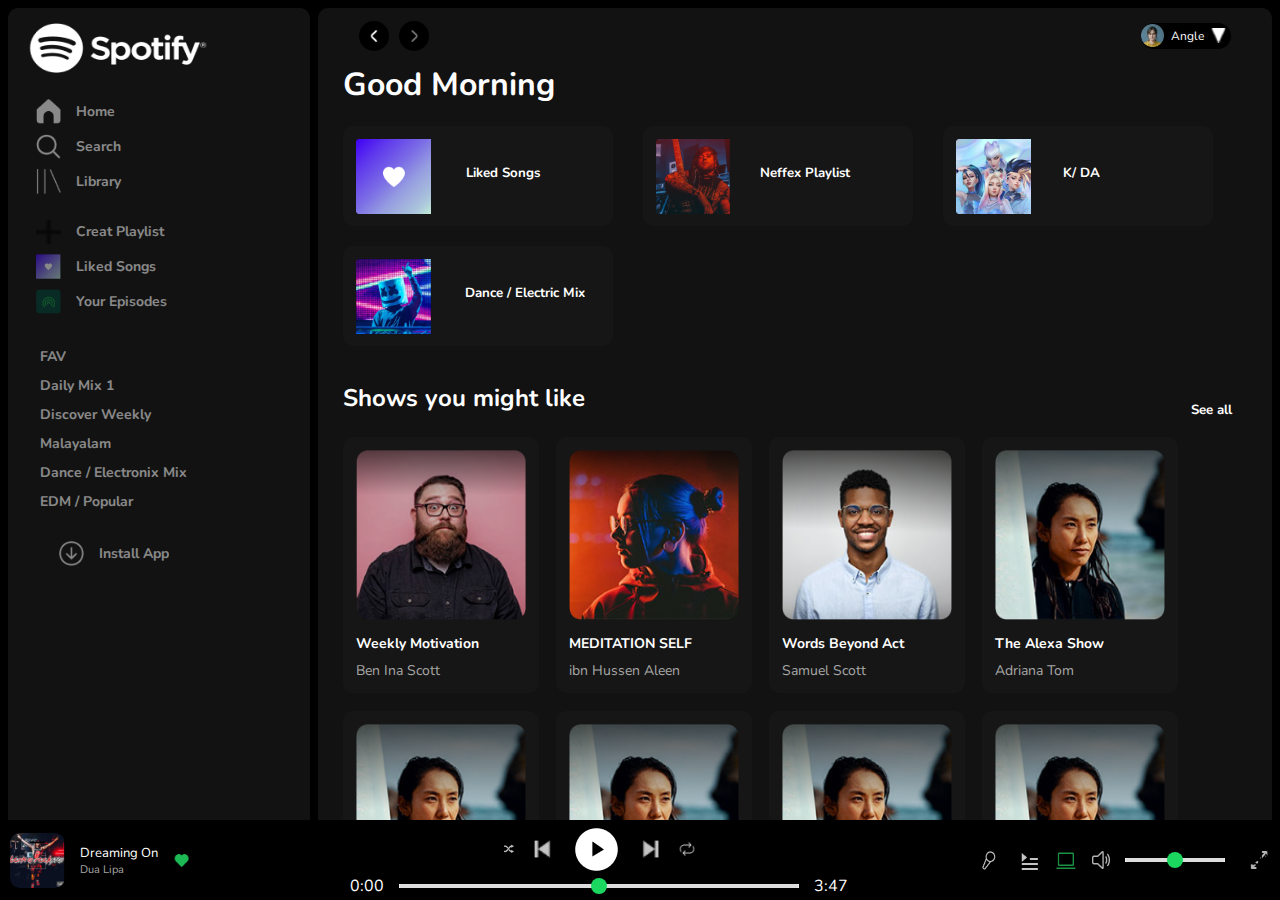
<file: index.html>
<!DOCTYPE html>
<html lang="en">
<head>
    <meta charset="UTF-8">
    <meta name="viewport" content="width=device-width, initial-scale=1.0">
    <title>Spotify - Web Player:Music for everyone</title>
    <link rel="icon" type="image/x-icon" href="./images/gg_media-podcast.png" />
    <link rel="stylesheet" href="style.css" />
    <link rel="preconnect" href="https://fonts.googleapis.com" />
    <link rel="preconnect" href="https://fonts.gstatic.com" crossorigin />
    <link href="https://fonts.googleapis.com/css2?family=Nunito:wght@300;400;700&display=swap"
      rel="stylesheet"
    />
</head>
<body>
  <div class="container">
      <!-- side bar(left) -->
      <div class="side-bar">
        <div class="logo">
          <img src="./images/Spotify logo.png" alt="spotify logo" />
        </div>
        <div class="nav-bar">
          <div class="link-flex">
            <img src="./images/Vector (4).png" alt="home" />
            <a href="#">Home</a>
          </div>
          <div class="link-flex">
            <img src="./images/01 align center.png" alt="search" />
            <a href="#">Search</a>
          </div>
          <div class="link-flex">
            <img src="./images/library.png" alt="librari" />
            <a href="#">Library</a>
          </div>
        </div>
        <div class="my-playlist">
          <div class="link-flex">
            <img src="./images/Vector (6).png" alt="home" />
            <a href="#">Creat Playlist</a>
          </div>
          <div class="link-flex">
            <img src="./images/Group 2.png" alt="songs" />
            <a href="#">Liked Songs</a>
          </div>
          <div class="link-flex">
            <img src="./images/hotspot.png" alt="episode" />
            <a href="#">Your Episodes</a>
          </div>
        </div>
        <div class="category">
          <div class="link-flex">
            <a href="#">FAV</a>
          </div>
          <div class="link-flex">
            <a href="#">Daily Mix 1</a>
          </div>
          <div class="link-flex">
            <a href="#">Discover Weekly</a>
          </div>
          <div class="link-flex">
            <a href="#">Malayalam</a>
          </div>
          <div class="link-flex">
            <a href="#">Dance / Electronix Mix</a>
          </div>
          <div class="link-flex">
            <a href="#">EDM / Popular</a>
          </div>
          <div class="download-section">
            <div class="link-flex">
              <img src="./images/grommet-icons_install-option.png" alt="Download logo" />
              <a href="#">Install App</a>
            </div>
          </div>
        </div>
        
      </div>
      <!-- main content(right) -->
      <div class="main-content">
        <!-- navigation bar -->
        <div class="navigation-bar">
          <div class="right-left-arrow">
            <div class="arrow">
              <img src="./images/fi-rr-angle-small-left.png" alt="left-arrow" />
            </div>
            <div class="arrow">
              <img src="./images/fi-rr-angle-small-right.png" alt="right-arrow" />
            </div>
          </div>
          <div class="account">
            <div class="account-btn">
              <div class="account-img">
                <img src="./images/Ellipse 3.png" alt="account image" />
              </div>
              <div class="account-name">
                <p>Angle</p>
              </div>
              <div class="dropdown">
                <img src="./images/Vector (5).png" alt="dropdown icon" />
              </div>
            </div>
          </div>
        </div>
        <!-- main section(songs) -->
        <!-- <div class="heading">
          <h2>Good Morning</h2>
        </div>
        <div class="card-container">
          <a href="playlist.html">
            <div class="card">
              <img src="words.png" alt="words" width="170px" height="170px" />
              <p class="card-name">Words Beyond Act</p>
              <p class="card-description">Samuel Scott</p>
            </div>
          </a>
          <a href="playlist.html">
            <div class="card">
              <img
                src="meditation.png"
                alt="meditation"
                width="170px"
                height="170px"
              />
              <p class="card-name">MEDITATION SELF</p>
              <p class="card-description">ibn Hussen Aleen</p>
            </div>
          </a>
          <a href="playlist.html">
            <div class="card">
              <img
                src="weekly-motivetion.png"
                alt="weekly-motivetion"
                width="170px"
                height="170px"
              />
              <p class="card-name">Weekly Motivation</p>
              <p class="card-description">Ben Ina Scott</p>
            </div>
          </a>
        </div> -->

        <div class="greet">
          <h1>Good Morning</h1>
          <!-- <div class="icn gap-2 justify-conten-center align-items-center">
              <img src="./assets/Icons/setting.png" alt="setting">
              <img id="bell" src="./assets/Icons/bell.png" alt="setting">
          </div> -->
      </div>

        <a href="./playlist.html">
         <div class="card like-cards my-card-1">
           <div class="col-1">
             <img src="./images/Group 1.png" />
           </div>
           <div class="col-2">
             <h5>Liked Songs</h5>
           </div>
           </div>
        </a>
       
        <div class="card like-cards my-card-2">
        <div class="col-1">
          <img src="./images/Group 1 (1).png" />
        </div>
        <div class="col-2">
          <h5>Neffex Playlist</h5>
        </div>
        </div>

        <div class="card like-cards my-card-3">
        <div class="col-1">
          <img src="./images/newlyAdded-3.png" />
        </div>
        <div class="col-2">
          <h5>K/ DA</h5>
        </div>
      </div>

        <div class="card like-cards my-card-4">
           <div class="col-1">
              <img src="./images/newlyAdded-2.png" />
          </div>
            <div class="col-2">
              <h5>Dance / Electric Mix</h5>
            </div>
        </div>
          
        <div class="heading">
          <h2>Shows you might like</h2>
          <h5>See all</h5>
        </div>
        <div class="card-container">
          <a href="playlist.html">
            <div class="card">
              <img
                src="./images/Rectangle 16.png"
                alt="weekly-motivetion"
                width="170px"
                height="170px"
              />
              <p class="card-name">Weekly Motivation</p>
              <p class="card-description">Ben Ina Scott</p>
            </div>
          </a>

          <a href="playlist.html">
            <div class="card">
              <img
                src="./images/Rectangle 16 (1).png"
                alt="meditation"
                width="170px"
                height="170px"
              />
              <p class="card-name">MEDITATION SELF</p>
              <p class="card-description">ibn Hussen Aleen</p>
            </div>
          </a>
          <a href="playlist.html">
            <div class="card">
              <img src="./images/Rectangle 16 (2).png" alt="words" width="170px" height="170px" />
              <p class="card-name">Words Beyond Act</p>
              <p class="card-description">Samuel Scott</p>
            </div>
          </a>
          <a href="playlist.html">
            <div class="card">
              <img src="./images/Rectangle 16 (3).png" alt="alexa" width="170px" height="170px" />
              <p class="card-name">The Alexa Show</p>
              <p class="card-description">Adriana Tom</p>
            </div>
          </a>
        </div>

        <!-- <div class="heading">
          <h2>Fresh new music</h2>
          <h5>Show all</h5>
        </div> -->
        <div class="card-container">
          <div class="card">
            <img src="./images/Rectangle 16 (3).png" alt="alexa" width="170px" height="170px" />
            <p class="card-name">The Alexa Show</p>
            <p class="card-description">Adriana Tom</p>
          </div>

          <div class="card">
            <img src="./images/Rectangle 16 (3).png" alt="alexa" width="170px" height="170px" />
            <p class="card-name">The Alexa Show</p>
            <p class="card-description">Adriana Tom</p>
          </div>

          <div class="card">
            <img src="./images/Rectangle 16 (3).png" alt="alexa" width="170px" height="170px" />
            <p class="card-name">The Alexa Show</p>
            <p class="card-description">Adriana Tom</p>
          </div>

          <div class="card">
            <img src="./images/Rectangle 16 (3).png" alt="alexa" width="170px" height="170px" />
            <p class="card-name">The Alexa Show</p>
            <p class="card-description">Adriana Tom</p>
          </div>
        </div>

        <div class="heading">
          <h2>Spotify original & exclusive shows</h2>
          <h5>See all</h5>
        </div>
        <div class="card-container">
          <a href="playlist.html">
            <div class="card">
              <img
                src="./images/Rectangle 16.png"
                alt="weekly-motivetion"
                width="170px"
                height="170px"
              />
              <p class="card-name">Weekly Motivation</p>
              <p class="card-description">Ben Ina Scott</p>
            </div>
          </a>

          <a href="playlist.html">
            <div class="card">
              <img
                src="./images/Rectangle 16 (1).png"
                alt="meditation"
                width="170px"
                height="170px"
              />
              <p class="card-name">MEDITATION SELF</p>
              <p class="card-description">ibn Hussen Aleen</p>
            </div>
          </a>
          <a href="playlist.html">
            <div class="card">
              <img src="./images/Rectangle 16 (2).png" alt="words" width="170px" height="170px" />
              <p class="card-name">Words Beyond Act</p>
              <p class="card-description">Samuel Scott</p>
            </div>
          </a>
          <a href="playlist.html">
            <div class="card">
              <img src="./images/Rectangle 16 (3).png" alt="alexa" width="170px" height="170px" />
              <p class="card-name">The Alexa Show</p>
              <p class="card-description">Adriana Tom</p>
            </div>
          </a>
        </div>
      </div>

      <!-- player sction bottom -->
      <div class="player">
        <div class="song-name">
          <img
            src="./images/Rectangle 20.png"
            alt="playing"
            class="playing-image"
            width="55px"
            height="55px"
          />
          <div class="song-&-singer">
            <p class="playing-song-name">Dreaming On</p>
            <p class="singer-name">Dua Lipa</p>
          </div>
          <img src="./images/bx_bxs-heart.png" alt="heart" height="17px" width="17px" />
        </div>
        <div class="controls">
          <div class="control-icons">
            <img src="./images/raphael_shuffle.png" alt="vector" height="12px" width="12px" />
            <img src="./images/bx_bx-skip-previous.png" alt="previous" height="40px" width="40px" />
            <img src="./images/gridicons_play.png" alt="play" />
            <img src="./images/bx_bx-skip-previous (1).png" alt="forward" height="40px" width="40px" />
            <img src="./images/fluent_arrow-repeat-all-20-regular.png" alt="repeat" height="18px" width="18px" />
          </div>
          <div class="play-bar">
            <span class="current-time">0:00</span>
            <input
              type="range"
              class="play-slider"
              id="vol"
              name="vol"
              min="0"
              max="50"
            />
            <span class="total-time">3:47</span>
          </div>
        </div>
        <div class="volum">
          <img src="./images/ph_microphone-stage.png" alt="microphn" />
          <img src="./images/carbon_query-queue.png" alt="query" />
          <img src="./images/carbon_laptop.png" alt="laptop" />
          <img src="./images/fluent_speaker-2-24-regular.png" alt="" />
          <input
            type="range"
            class="volum-slider"
            id="vol"
            name="vol"
            min="0"
            max="50"
          />
          <img src="./images/tabler_arrows-diagonal.png" alt="diagonal arrow" />
        </div>
      </div>
    </div>
    
    <script src="https://cdn.jsdelivr.net/npm/@popperjs/core@2.9.2/dist/umd/popper.min.js" integrity="sha384-IQsoLXl5PILFhosVNubq5LC7Qb9DXgDA9i+tQ8Zj3iwWAwPtgFTxbJ8NT4GN1R8p" crossorigin="anonymous"></script>
<script src="https://cdn.jsdelivr.net/npm/bootstrap@5.0.2/dist/js/bootstrap.min.js" integrity="sha384-cVKIPhGWiC2Al4u+LWgxfKTRIcfu0JTxR+EQDz/bgldoEyl4H0zUF0QKbrJ0EcQF" crossorigin="anonymous"></script>
</body>
</html>
</file>
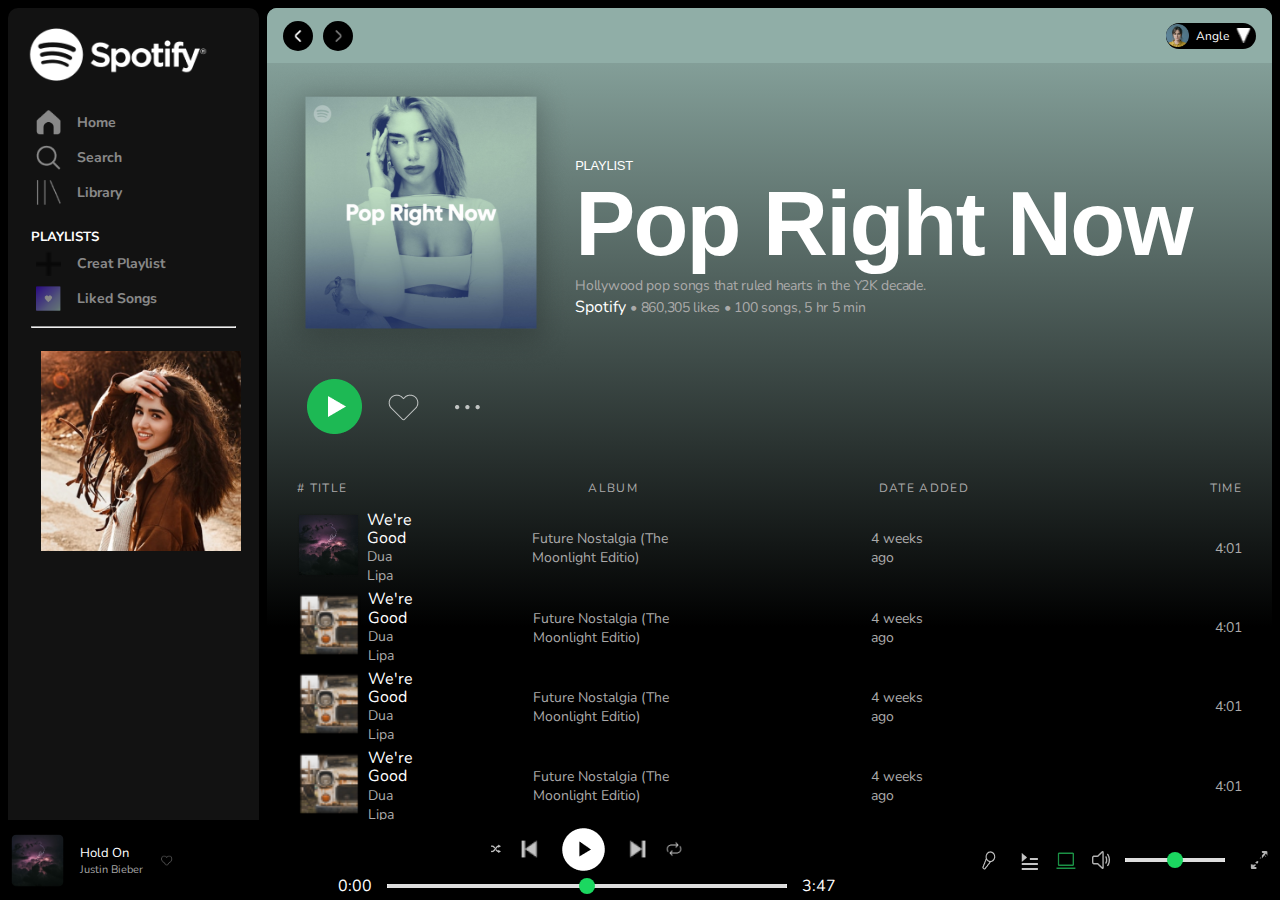
<file: playlist.html>
<!DOCTYPE html>
<html lang="en">
<head>
    <meta charset="UTF-8">
    <meta name="viewport" content="width=device-width, initial-scale=1.0">
    <title>English Pop | Spotify Playlist</title>
    <link rel="icon" type="image/x-icon" href="./images/gg_media-podcast.png" />
    <link rel="stylesheet" href="./playlist.css" />
    <link rel="preconnect" href="https://fonts.googleapis.com" />
    <link rel="preconnect" href="https://fonts.gstatic.com" crossorigin />
    <link href="https://fonts.googleapis.com/css2?family=Nunito:wght@300;400;700&display=swap"
      rel="stylesheet"
    />
</head>
<body>
  <div class="container">
    <div class="side-bar">
      <div class="logo">
        <img src="./images/Spotify logo.png" alt="spotify logo" />
      </div>
      <div class="nav-bar">
        <div class="link-flex">
          <img src="./images/Vector (4).png" alt="home" />
          <a href="#">Home</a>
        </div>
        <div class="link-flex">
          <img src="./images/01 align center.png" alt="search" />
          <a href="#">Search</a>
        </div>
        <div class="link-flex">
          <img src="./images/library.png" alt="librari" />
          <a href="#">Library</a>
        </div>
      </div>
      <div class="my-playlist">
          <h5>PLAYLISTS</h5>
        <div class="link-flex">
          <img src="./images/Vector (6).png" alt="home" />
          <a href="#">Creat Playlist</a>
        </div>
        <div class="link-flex">
          <img src="./images/Group 2.png" alt="songs" />
          <a href="#">Liked Songs</a>
        </div>
        <hr>
        </div>
      <img src="./images/album art.png" alt="image" width="200px" height="200px"/>
    </div>
    <div class="main-content">
      <div class="navigation-bar">
          <div class="right-left-arrow">
            <div class="arrow">
              <img src="./images/fi-rr-angle-small-left.png" alt="left-arrow" />
            </div>
            <div class="arrow">
              <img src="./images/fi-rr-angle-small-right.png" alt="right-arrow" />
            </div>
          </div>
          <div class="account">
            <div class="account-btn">
              <div class="account-img">
                <img src="./images/Ellipse 3.png" alt="account image" />
              </div>
              <div class="account-name">
                <p>Angle</p>
              </div>
              <div class="dropdown">
                <img src="./images/Vector (5).png" alt="dropdown icon" />
              </div>
            </div>
          </div>
      </div>
      <div class="header">
        <div class="album-image">
          <img src="./images/album image.png" alt="album-image">
        </div>
        <div class="album-details">
          <p class="playlist">PLAYLIST</p>
          <h1 class="pop">Pop Right Now</h1>
          <p class="holly">Hollywood pop songs that ruled hearts in the Y2K decade.</p>
          <div class="inline">
            <p>Spotify</p>
          </div>
          <div class="inline">
            <p class="change">&#x2022; 860,305 likes &#x2022; 100 songs, 5 hr 5 min</p>
          </div>
        </div>
      </div>
      <div class="hero">
        <div>
          <img src="./images/thumb_play.png" alt="play">
        </div>
        <div>
          <img src="./images/heart2.png" alt="heart">
        </div>
        <div>
          <img src="./images/more_big.png" alt="more">
        </div>
      </div>
      <div class="playlist-heading">
        <p># TITLE</p>
        <p>ALBUM</p>
        <p>DATE ADDED</p>
        <p>TIME</p>
      </div>
      <div class="list-bar">
        <div class="title-div">
          <div class="pic">
           <img src="./images/Rectangle 9.png" alt="good">
          </div>
          <div class="name-and-artist">
            <div class="song-title"><a href="#">We're Good</a></div>
            <div class="artist">Dua Lipa</div>
          </div>
        </div>
        <div class="album-div">Future Nostalgia (The Moonlight Editio)</div>
        <div class="date-div">4 weeks ago</div>
        <div class="time-div">4:01</div>
      </div>
      <div class="list-bar">
        <div class="title-div">
          <div class="pic">
            <img src="./images/we good 2.png" alt="good" width="64px" height="65px">
          </div>
          <div class="name-and-artist">
            <div class="song-title"><a href="#">We're Good</a></div>
            <div class="artist">Dua Lipa</div>
          </div>
        </div>
        <div class="album-div">Future Nostalgia (The Moonlight Editio)</div>
        <div class="date-div">4 weeks ago</div>
        <div class="time-div">4:01</div>
      </div>
      <div class="list-bar">
        <div class="title-div">
          <div class="pic">
            <img src="./images/we good 2.png" alt="good" width="64px" height="65px">
          </div>
          <div class="name-and-artist">
            <div class="song-title"><a href="#">We're Good</a></div>
            <div class="artist">Dua Lipa</div>
          </div>
        </div>
        <div class="album-div">Future Nostalgia (The Moonlight Editio)</div>
        <div class="date-div">4 weeks ago</div>
        <div class="time-div">4:01</div>
      </div>
      <div class="list-bar">
        <div class="title-div">
          <div class="pic">
            <img src="./images/we good 2.png" alt="good" width="64px" height="65px">
          </div>
          <div class="name-and-artist">
            <div class="song-title"><a href="#">We're Good</a></div>
            <div class="artist">Dua Lipa</div>
          </div>
        </div>
        <div class="album-div">Future Nostalgia (The Moonlight Editio)</div>
        <div class="date-div">4 weeks ago</div>
        <div class="time-div">4:01</div>
      </div>
      <div class="list-bar">
        <div class="title-div">
          <div class="pic">
            <img src="./images/we good 2.png" alt="good" width="64px" height="65px">
          </div>
          <div class="name-and-artist">
            <div class="song-title"><a href="#">We're Good</a></div>
            <div class="artist">Dua Lipa</div>
          </div>
        </div>
        <div class="album-div">Future Nostalgia (The Moonlight Editio)</div>
        <div class="date-div">4 weeks ago</div>
        <div class="time-div">4:01</div>
      </div>
      <div class="list-bar">
        <div class="title-div">
          <div class="pic">
            <img src="./images/we good 2.png" alt="good" width="64px" height="65px">
          </div>
          <div class="name-and-artist">
            <div class="song-title"><a href="#">We're Good</a></div>
            <div class="artist">Dua Lipa</div>
          </div>
        </div>
        <div class="album-div">Future Nostalgia (The Moonlight Editio)</div>
        <div class="date-div">4 weeks ago</div>
        <div class="time-div">4:01</div>
      </div>
      <div class="list-bar">
        <div class="title-div">
          <div class="pic">
            <img src="./images/we good 2.png" alt="good" width="64px" height="65px">
          </div>
          <div class="name-and-artist">
            <div class="song-title"><a href="#">We're Good</a></div>
            <div class="artist">Dua Lipa</div>
          </div>
        </div>
        <div class="album-div">Future Nostalgia (The Moonlight Editio)</div>
        <div class="date-div">4 weeks ago</div>
        <div class="time-div">4:01</div>
      </div>
      <div class="list-bar">
        <div class="title-div">
          <div class="pic">
            <img src="./images/we good 2.png" alt="good" width="64px" height="65px">
          </div>
          <div class="name-and-artist">
            <div class="song-title"><a href="#">We're Good</a></div>
            <div class="artist">Dua Lipa</div>
          </div>
        </div>
        <div class="album-div">Future Nostalgia (The Moonlight Editio)</div>
        <div class="date-div">4 weeks ago</div>
        <div class="time-div">4:01</div>
      </div>
      <div class="list-bar">
        <div class="title-div">
          <div class="pic">
            <img src="./images/we good 2.png" alt="good" width="64px" height="65px">
          </div>
          <div class="name-and-artist">
            <div class="song-title"><a href="#">We're Good</a></div>
            <div class="artist">Dua Lipa</div>
          </div>
        </div>
        <div class="album-div">Future Nostalgia (The Moonlight Editio)</div>
        <div class="date-div">4 weeks ago</div>
        <div class="time-div">4:01</div>
      </div>
      <div class="list-bar">
        <div class="title-div">
          <div class="pic">
            <img src="./images/we good 2.png" alt="good" width="64px" height="65px">
          </div>
          <div class="name-and-artist">
            <div class="song-title"><a href="#">We're Good</a></div>
            <div class="artist">Dua Lipa</div>
          </div>
        </div>
        <div class="album-div">Future Nostalgia (The Moonlight Editio)</div>
        <div class="date-div">4 weeks ago</div>
        <div class="time-div">4:01</div>
      </div>
    </div>
    
    <div class="player">
      <div class="song-name">
          <img
            src="./images/Rectangle 9.png"
            alt="playing"
            class="playing-image"
            width="55px"
            height="55px"
          />
          <div class="song-&-singer">
            <p class="playing-song-name">Hold On</p>
            <p class="singer-name">Justin Bieber</p>
          </div>
          <img src="./images/heart2.png" alt="heart" height="17px" width="17px" />
        </div>
        <div class="controls">
          <div class="control-icons">
            <img src="./images/raphael_shuffle.png" alt="vector" height="12px" width="12px" />
            <img src="./images/bx_bx-skip-previous.png" alt="previous" height="40px" width="40px" />
            <img src="./images/gridicons_play.png" alt="play" />
            <img src="./images/bx_bx-skip-previous (1).png" alt="forward" height="40px" width="40px" />
            <img src="./images/fluent_arrow-repeat-all-20-regular.png" alt="repeat" height="18px" width="18px" />
          </div>
          <div class="play-bar">
            <span class="current-time">0:00</span>
            <input type="range" class="play-slider" id="vol" name="vol" min="0" max="50" />
            <span class="total-time">3:47</span>
          </div>
        </div>
        <div class="volum">
          <img src="./images/ph_microphone-stage.png" alt="microphn" />
          <img src="./images/carbon_query-queue.png" alt="query" />
          <img src="./images/carbon_laptop.png" alt="laptop" />
          <img src="./images/fluent_speaker-2-24-regular.png" alt="" />
          <input type="range" class="volum-slider" id="vol" name="vol" min="0" max="50" />
          <img src="./images/tabler_arrows-diagonal.png" alt="diagonal arrow"/>
        </div>
    </div>
  </div>
</body>
</html>
</file>
<file: style.css>
*{
    margin: 0;
    padding: 0;
    box-sizing: border-box;
}

:root{
    --black: #000;
    --white: #fff;
    --gray: #121212;
    --light-gray: #232323;
}
.container{
    height: 100vh;
    display: flex;
    flex: 1;
    background-color: var(--black);
    font-family: 'Nunito', sans-serif;
    color: var(--white);
    overflow: hidden;
}

.side-bar{
    background-color: var(--gray);
    flex: 0.25;
    margin: 8px;
    border-radius: 10px;
    overflow-y: scroll;
}

.main-content{
    flex: 0.75;
    background-color: var(--gray);
    margin: 8px 8px 8px 0px;
    border-radius: 10px;
}

.logo{
    margin-left: 20px;
    margin-top: 15px;
}

.logo>img{
    height: 50px;
    width: 180px;
}

.player{
    height: 80px;
    width: 100%;
    position: fixed;
    background-color: var(--black);
    bottom: 0;
}

a{
    color: var(--white);
    text-decoration: none;
}

.nav-bar{
    display: flex;
    flex-direction: column;
    margin: 15px 23px;
}

.link-flex{
    display: flex;
    justify-content: flex-start;
    align-items: center;
    gap: 5px;
    padding: 5px;
    opacity: 0.5;
}

.link-flex:hover{
    opacity: 1;
    transition: all 0.3s;
}

.link-flex>img{
    width: 25px;
    height: 25px;
}

.link-flex>a{
    font-size: 14px;
    font-weight: 700;
    margin-left: 10px;
}

.my-playlist{
    margin-left: 23px;
    margin-bottom: 23px;
}

.category{
    display: flex;
    flex-direction: column;
    margin-left: 23px;
    margin-bottom: 70px;
}
.category>.link-flex>a{
    margin-left: 4px;
}

.download-section{
    margin-left: 23px;
    margin-top: 20px;
}

.download-section>.link-flex>img{
    height: 25px;
    color: white;
}

.navigation-bar{
    width: 100%;
    height: 55px;
    background-color: var(--gray);
    position: sticky;
    top: 0;
    display: flex;
    justify-content: space-between;
    align-items: center;
    
}

.right-left-arrow{
    display: flex;
    align-items: center;
    gap: 10px;
    margin-left: 16px;
    
}

.arrow{
    height: 30px;
    width: 30px;
    border-radius: 50%;
    background-color: var(--black);
    display: flex;
    justify-content: center;
    align-items: center;
    font-size: 5px;
}

.arrow>img{
    height: 20px;
}

.account-btn{
    height: 26px;
    width: 90px;
    border-radius: 30px;
    background-color: var(--black);
    margin-right: 16px;
}

.account-btn{
    display: flex;
    justify-content: space-between;
    align-items: center;
    padding: 5px 5px 0px 0px;
}

.account-img>img{
    height: 23px;
    width: 23px;
}

.account-name>p{
    font-size: 12px;
    padding-bottom: 4px;
}

.dropdown>img{
    height: 15px;
    width: 15px;
}

.main-content{
    padding: 0px 25px;
    overflow-y: scroll;
    padding-bottom: 60px;
}

::-webkit-scrollbar{
    display: none;
}

.my-card{
    display: inline-flexbox;
    flex-direction: row;
}

.like-cards {
    display: flex;
    flex-wrap: wrap;
    padding-inline: 34px;
    gap: 15px 13px;
    margin-top: 5px;
    margin-right: 100px;
    justify-content: space-between !important;
}

.col-1>img{
    height: 75px;
}
h5{
    margin-right: 15px;
    margin-top: 25px;
}
.my-card-1{
    width: 270px !important;
    margin-top: 20px;
    height: 100px !important;
}
.my-card-1>.col-2>h5{
    margin-right: 60px;
}
.my-card-2{
    margin-left: 300px;
    margin-top: -100px;
    width: 270px !important;
    height: 100px !important;
}
.my-card-2>.col-2>h5{
    margin-right: 50px;
}
.my-card-3{
    margin-left: 600px;
    margin-top: -100px;
    width: 270px !important;
    height: 100px !important;
}
.my-card-3>.col-2>h5{
    margin-right: 100px;
}
.my-card-4{
    margin-top: 20px;
    margin-bottom: 30px;
    width: 270px !important;
    height: 100px !important;
}

.heading{
    display: flex;
    justify-content: space-between;
    align-items: center;
}

.card-container{
    display: flex;
    gap: 17px;
    margin: 18px 0px;
    flex-wrap: warp;
}

.card{
    width: fit-content;
    height: fit-content;
    background-color: #161616;
    padding: 13px;
    border-radius: 10px;
}

.card:hover{
    background-color: var(--light-gray);
    transition: all 0.5s;
}

.card-name{
    margin: 8px 0px;
    font-size: 14px;
    font-weight: bolder;
}

.card-description{
    font-size: 14px;
    color: #A7A7A7;
}

.player{
    display: flex;
    justify-content: space-between;
    align-items: center;
    padding: 0px 10px;
}

.song-name{
    display: flex;
    align-items: center;
    gap: 15px;
}

.playing-image{
    border-radius: 10px;
}

.playing-song-name{
    font-size: 13px;
}

.singer-name{
    font-size: 11px;
    color: #A7A7A7;
}

.volum{
    display: flex;
    align-items: center;
    gap: 13px;
}

.controls{
    display: flex;
    flex-direction: column;
    justify-content: center;
    align-items: center;
    margin-left: 30px;
}

.control-icons{
    display: flex;
    align-items: center;
    gap: 8px;
}

.play-bar{
    display: flex;
    align-items: center;
    gap: 5px;
}

.play-slider,.volum-slider{
    -webkit-appearance: none;
}

.play-slider::-webkit-slider-runnable-track,
.volum-slider::-webkit-slider-runnable-track{
    height: 4px;
    background: #ddd;
    border: none;
    border-radius: 100px;
}

.play-slider::-webkit-slider-thumb,
.volum-slider::-webkit-slider-thumb{
    -webkit-appearance: none;
    border: none;
    height: 16px;
    width: 16px;
    border-radius: 50%;
    background: #1bd760;
    margin-top: -6px;
}

.play-slider:focus,.volum-slider:focus{
    outline: none;
}

.play-slider:focus::-webkit-slider-runnable-track{
    background: #ccc;
}

.play-slider{
    margin: 0 10px;
    width: 400px;
}

.volum-slider{
    width: 100px;
    height: 4px;
    margin-right: 10px;
}
</file>
<file: playlist.css>
*{
    margin: 0;
    padding: 0;
    box-sizing: border-box;
}

:root{
    --black: #000;
    --white: #fff;
    --gray: #121212;
    --light-gray: #232323;
}
.container{
    height: 100vh;
    display: flex;
    flex: 1;
    background-color: var(--black);
    font-family: 'Nunito', sans-serif;
    color: var(--white);
    overflow: hidden;
}

.side-bar{
    background-color: var(--gray);
    flex: 0.20;
    margin: 8px;
    border-radius: 10px;
}

.side-bar>img{
    margin-left: 33px;
}

.main-content{
    flex: 0.8;
    background-image: linear-gradient(180deg, #90AEA7 0%, #000 70%);
    margin: 8px 8px 8px 0px;
    border-radius: 10px;
    overflow-y: auto;
    padding-bottom: 80px;
}

::-webkit-scrollbar{
    display: none;
}

.player{
    height: 80px;
    width: 100%;
    position: fixed;
    background-color: var(--black);
    bottom: 0;
}

.logo{
    margin-left: 20px;
    margin-top: 20px;
}

.logo>img{
    height: 53px;
    width: 180px;
}

.player{
    height: 80px;
    width: 100%;
    position: fixed;
    background-color: var(--black);
    bottom: 0;
}

a{
    color: var(--white);
    text-decoration: none;
}

.nav-bar{
    display: flex;
    flex-direction: column;
    margin: 18px 23px;
}

.link-flex{
    display: flex;
    justify-content: flex-start;
    align-items: center;
    gap: 1rem;
    padding: 5px;
    opacity: 0.5;
}

.link-flex:hover{
    opacity: 1;
    transition: all 0.3s;
}

.link-flex>img{
    width: 25px;
    height: 25px;
}

.link-flex>a{
    font-size: 14px;
    font-weight: 700;
}

.my-playlist{
    margin-left: 23px;
    margin-bottom: 23px;
}

.navigation-bar{
    width: 100%;
    height: 55px;
    background-color: #90AEA7;
    position: sticky;
    top: 0;
    display: flex;
    justify-content: space-between;
    align-items: center;
    
}

.right-left-arrow{
    display: flex;
    align-items: center;
    gap: 10px;
    margin-left: 16px;
    
}

.arrow{
    height: 30px;
    width: 30px;
    border-radius: 50%;
    background-color: var(--black);
    display: flex;
    justify-content: center;
    align-items: center;
    font-size: 5px;
}

.arrow>img{
    height: 20px;
}

.account-btn{
    height: 26px;
    width: 90px;
    border-radius: 30px;
    background-color: var(--black);
    margin-right: 16px;
}

.account-btn{
    display: flex;
    justify-content: space-between;
    align-items: center;
    padding: 5px 5px 0px 0px;
}

.account-img>img{
    height: 23px;
    width: 23px;
}

.account-name>p{
    font-size: 12px;
    padding-bottom: 4px;
}

.dropdown>img{
    height: 15px;
    width: 15px;
}

.header{
    display: flex;
}

.playlist{
    font-size: 13px;
    font-family: 'Gill Sans', 'Gill Sans MT', Calibri, 'Trebuchet MS', sans-serif;
    font-style: normal;
    font-weight: 500;
    line-height: normal;
    letter-spacing: -0.26px;
}

.pop{
    font-size: 90px;
    font-family: 'Gill Sans', 'Gill Sans MT', Calibri, 'Trebuchet MS', sans-serif;
    font-style: normal;
    font-weight: 900;
    line-height: normal;
    letter-spacing: -1.8px;
}

.holly{
    font-size: 14px;
    font-style: normal;
    font-weight: 400;
    line-height: 146.9%; /* 20.566px */
    letter-spacing: -0.28px;
    color: #abaaaa;
}

.inline{
    display: inline-block;
}

.change{
    font-size: 14px;
    font-style: normal;
    font-weight: 400;
    line-height: 146.9%; /* 20.566px */
    letter-spacing: -0.28px;
    color: #abaaaa;
}

.album-details{
    margin-top: 95px;
}

.hero{
    display: flex;
    align-items: center;
    gap: 18px;
    padding-left: 40px;
}

.playlist-heading{
    display: flex;
    justify-content: space-between;
    align-items: center;
    margin-top: 40px;
    padding: 0px 30px;
    margin-bottom: 10px;
    
}

.playlist-heading>p{
    font-size: 12px;
    font-style: normal;
    font-weight: 400;
    line-height: normal;
    letter-spacing: 1.32px;
    color: #abaaaa;
}

.list-bar{
    display: flex;
    align-items: center;
    border: none;
    padding: 0px 30px;
    padding-top: 5px;
}

.list-bar:hover{
    background-color: rgba(181, 176, 176, 0.11);
}

.title-div{
    display: flex;
    align-items: center;
    padding-right: 120px;
}

.pic{
    margin-right: 7px;
}

.song-title{
    font-size: 16px;
    font-style: normal;
    font-weight: 400;
    line-height: 18.188px
}

.artist{
    font-size: 14px;
    font-style: normal;
    font-weight: 400;
    line-height: normal;
    color: #abaaaa;
}

.album-div{
    font-size: 14px;
    font-style: normal;
    font-weight: 400;
    line-height: normal;
    color: #abaaaa;
    padding-right: 170px;
}

.date-div{
    font-size: 14px;
    font-style: normal;
    font-weight: 400;
    line-height: normal;
    color: #abaaaa;
    padding-right: 290px;
}

.time-div{
    font-size: 14px;
    font-style: normal;
    font-weight: 400;
    line-height: normal;
    color: #abaaaa;
}

.player{
    display: flex;
    justify-content: space-between;
    align-items: center;
    padding: 0px 10px;
}

.song-name{
    display: flex;
    align-items: center;
    gap: 15px;
}

.playing-image{
    border-radius: 10px;
}

.playing-song-name{
    font-size: 13px;
}

.singer-name{
    font-size: 11px;
    color: #A7A7A7;
}

.volum{
    display: flex;
    align-items: center;
    gap: 13px;
}

.controls{
    display: flex;
    flex-direction: column;
    justify-content: center;
    align-items: center;
    margin-left: 20px;
}

.control-icons{
    display: flex;
    align-items: center;
    gap: 8px;
}

.play-bar{
    display: flex;
    align-items: center;
    gap: 5px;
}

.play-slider,.volum-slider{
    -webkit-appearance: none;
}

.play-slider::-webkit-slider-runnable-track,
.volum-slider::-webkit-slider-runnable-track{
    height: 4px;
    background: #ddd;
    border: none;
    border-radius: 100px;
}

.play-slider::-webkit-slider-thumb,
.volum-slider::-webkit-slider-thumb{
    -webkit-appearance: none;
    border: none;
    height: 16px;
    width: 16px;
    border-radius: 50%;
    background: #1bd760;
    margin-top: -6px;
}

.play-slider:focus,.volum-slider:focus{
    outline: none;
}

.play-slider:focus::-webkit-slider-runnable-track{
    background: #ccc;
}

.play-slider{
    margin: 0 10px;
    width: 400px;
}

.volum-slider{
    width: 100px;
    height: 4px;
    margin-right: 10px;
}

hr{
    width: 90%;
    margin-top: 10px;
    color:#282828;
}
</file>
